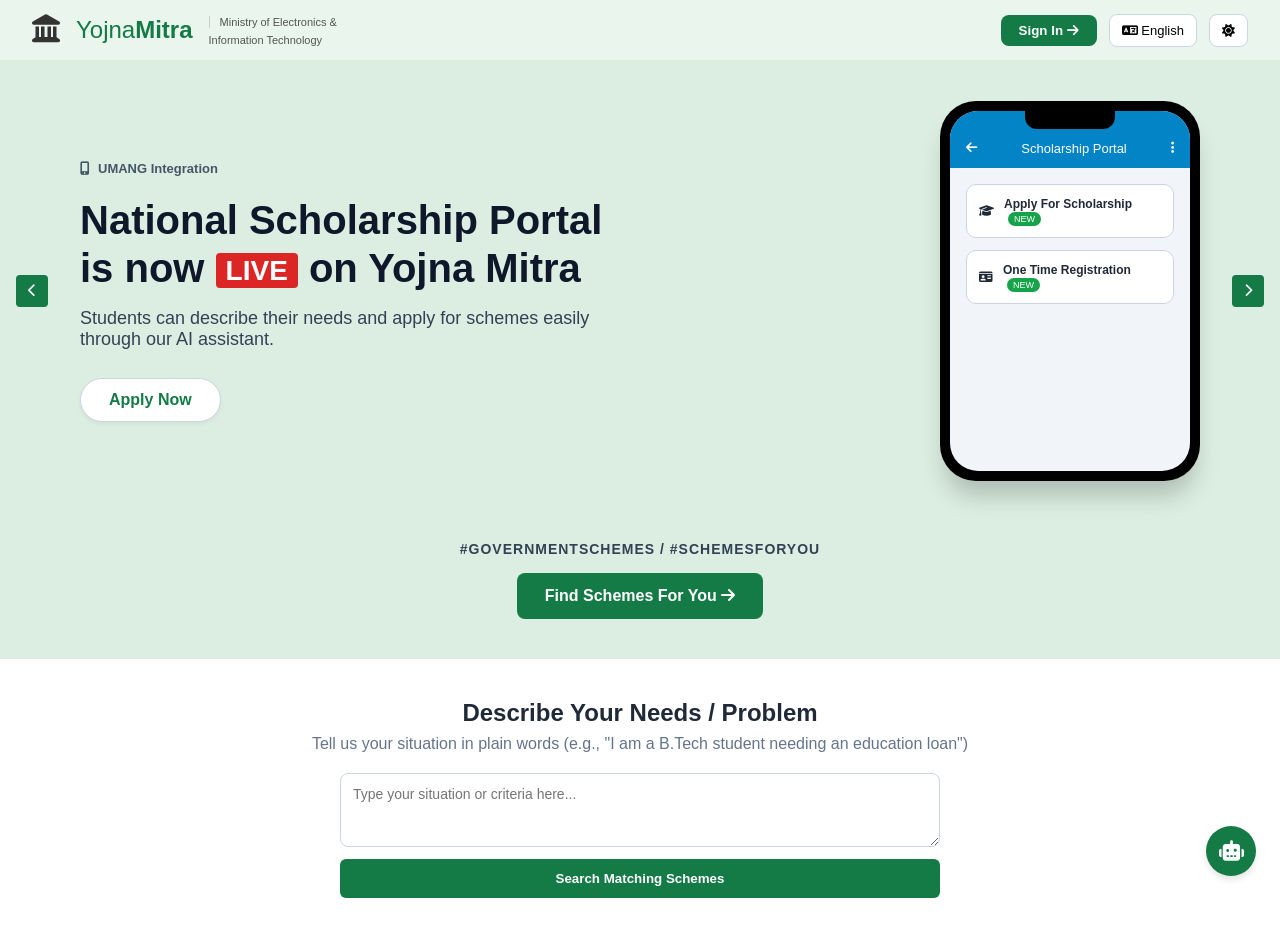
<file: index.html>
<!DOCTYPE html>
<html lang="en">
<head>
  <meta charset="UTF-8" />
  <meta name="viewport" content="width=device-width, initial-scale=1.0" />
  <title>Yojna Mitra - Government Scheme Portal</title>
  <link rel="stylesheet" href="style.css" />
  <!-- Font Awesome for icons -->
  <link rel="stylesheet" href="https://cdnjs.cloudflare.com/ajax/libs/font-awesome/6.4.0/css/all.min.css" />
    
</head>
<script type="text/javascript">
  function googleTranslateElementInit() {
    new google.translate.TranslateElement({
      pageLanguage: 'en',
      includedLanguages: 'hi,ta,te,bn,gu,mr,kn,ml,pa,or,ur,en',
      layout: google.translate.TranslateElement.InlineLayout.SIMPLE
    }, 'google_translate_element');
  }
</script>
<script type="text/javascript" src="//translate.google.com/translate_a/element.js?cb=googleTranslateElementInit"></script>
<body>

  <!-- Top Navigation Bar -->
  <header class="navbar">
    <div class="nav-left">
      <div class="emblem">
        <i class="fa-solid fa-landmark"></i>
      </div>
      <div class="brand-name">
        <span>Yojna<b>Mitra</b></span>
      </div>
      <div class="gov-logos">
        <span class="sub-text">Ministry of Electronics & <br>Information Technology</span>
      </div>
    </div>
<div id="google_translate_element"></div>
    <div class="nav-right">
      <a href="signin.html">
        <button class="btn-signin" >Sign In <i class="fa-solid fa-arrow-right"></i></button>
      </a>
      <button class="btn-lang"><i class="fa-solid fa-language"></i> English</button>
      <button class="btn-theme" id="themeToggle"><i class="fa-solid fa-sun"></i></button>
    </div>
    
  </header>

  <!-- Hero Section -->
  <main class="hero-container">
    <button class="carousel-arrow left-arrow" id="prevBtn"><i class="fa-solid fa-chevron-left"></i></button>

    <div class="hero-content">
      <!-- Left Hero Banner -->
      <div class="hero-left">
        <div class="partner-logo">
          <i class="fa-solid fa-mobile-screen-button"></i> <span>UMANG Integration</span>
        </div>
        <h1 class="hero-title">
          National Scholarship Portal <br />
          is now <span class="badge-live">LIVE</span> on Yojna Mitra
        </h1>
        <p class="hero-subtitle">
          Students can describe their needs and apply for schemes easily through our AI assistant.
        </p>
        <button class="btn-apply" id="applyNowBtn">Apply Now</button>
      </div>

      <!-- Right Mockup Visual -->
      <div class="hero-right">
        <div class="phone-frame">
          <div class="phone-notch"></div>
          <div class="phone-screen">
            <div class="phone-header">
              <i class="fa-solid fa-arrow-left"></i>
              <span>Scholarship Portal</span>
              <i class="fa-solid fa-ellipsis-vertical"></i>
            </div>
            <div class="phone-body">
              <div class="phone-card">
                <i class="fa-solid fa-graduation-cap"></i>
                <div>
                  <strong>Apply For Scholarship</strong>
                  <span class="badge-new">NEW</span>
                </div>
              </div>
              <div class="phone-card">
                <i class="fa-solid fa-id-card"></i>
                <div>
                  <strong>One Time Registration</strong>
                  <span class="badge-new">NEW</span>
                </div>
              </div>
            </div>
          </div>
        </div>
      </div>
    </div>

    <button class="carousel-arrow right-arrow" id="nextBtn"><i class="fa-solid fa-chevron-right"></i></button>
  </main>

  <!-- CTA Banner Section -->
  <section class="cta-section">
    <div class="hashtags">#GOVERNMENTSCHEMES / #SCHEMESFORYOU</div>
    <button class="btn-find-schemes" id="findSchemesBtn">
      Find Schemes For You <i class="fa-solid fa-arrow-right"></i>
    </button>
  </section>

  <!-- Problem Input & Demographic Search Modal/Section -->
  <section class="ai-problem-section" id="problemSection">
    <div class="container">
      <h2>Describe Your Needs / Problem</h2>
      <p>Tell us your situation in plain words (e.g., "I am a B.Tech student needing an education loan")</p>
      
      <div class="problem-box">
        <textarea id="problemInput" rows="3" placeholder="Type your situation or criteria here..."></textarea>
        <button id="submitProblemBtn" class="btn-submit-problem">Search Matching Schemes</button>
      </div>
    </div>
  </section>

  <!-- Sticky Floating Help Widget -->
  <div class="floating-widget" id="helpWidget">
    <i class="fa-solid fa-robot"></i>
  </div>

  <script src="script.js"></script>
</body>
</html>
</file>
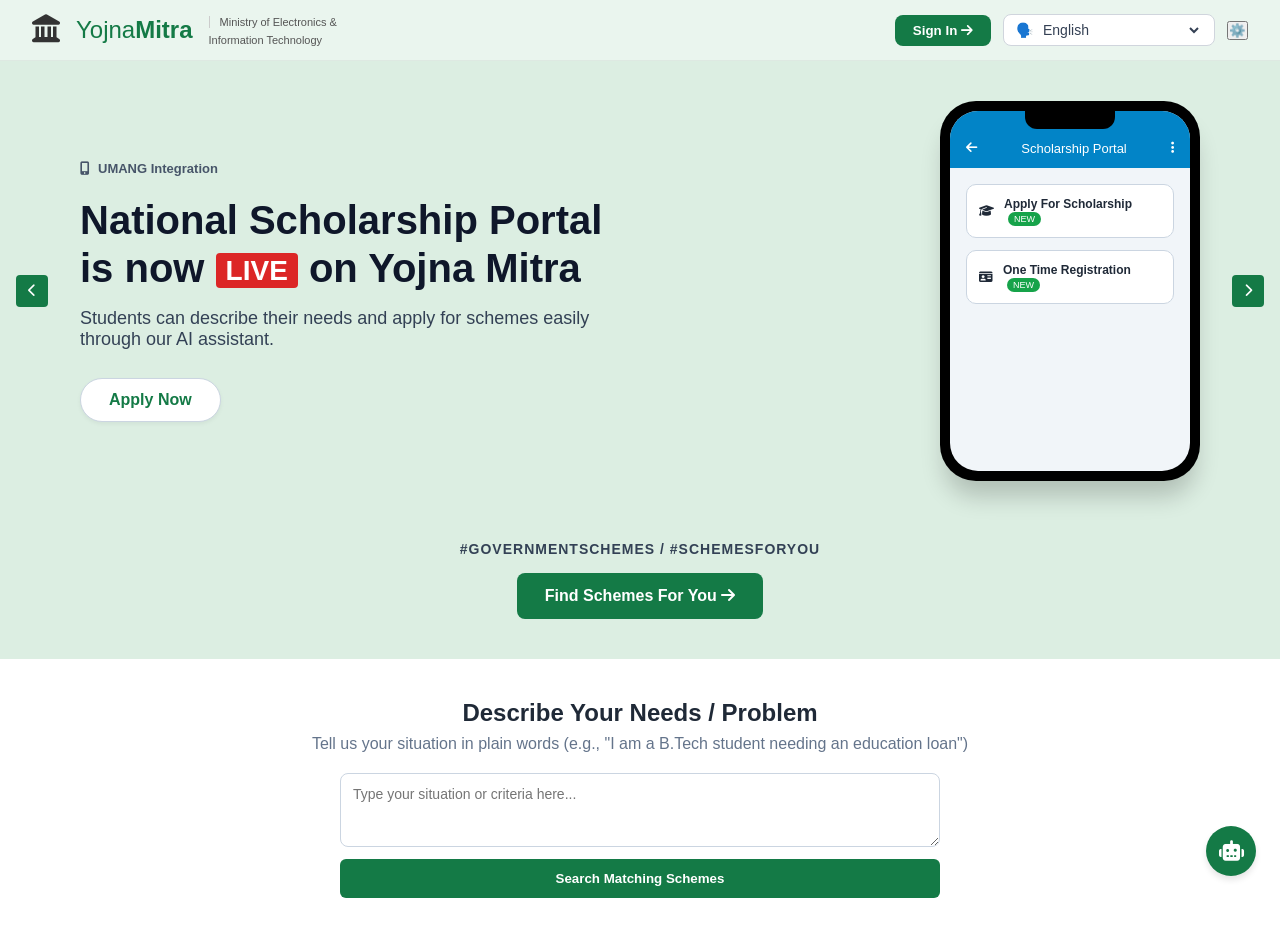
<file: frontend/index.html>
<!DOCTYPE html>
<html lang="en">
<head>
  <meta charset="UTF-8" />
  <meta name="viewport" content="width=device-width, initial-scale=1.0" />
  <title>Yojna Mitra - Government Scheme Portal</title>
  <link rel="stylesheet" href="style.css" />
  <!-- Font Awesome for icons -->
  <link rel="stylesheet" href="https://cdnjs.cloudflare.com/ajax/libs/font-awesome/6.4.0/css/all.min.css" />
    
</head>
<script type="text/javascript">
  function googleTranslateElementInit() {
    new google.translate.TranslateElement({
      pageLanguage: 'en',
      includedLanguages: 'hi,ta,te,bn,gu,mr,kn,ml,pa,or,ur,en',
      layout: google.translate.TranslateElement.InlineLayout.SIMPLE
    }, 'google_translate_element');
  }
</script>

<body>

  <!-- Top Navigation Bar -->
  <header class="navbar">
    <div class="nav-left">
      <div class="emblem">
        <i class="fa-solid fa-landmark"></i>
      </div>
      <div class="brand-name">
        <span>Yojna<b>Mitra</b></span>
      </div>
      <div class="gov-logos">
        <span class="sub-text">Ministry of Electronics & <br>Information Technology</span>
      </div>
    </div>

    <div class="nav-right">
      <a href="signin.html">
        <button class="btn-signin" >Sign In <i class="fa-solid fa-arrow-right"></i></button>
      </a>
     <!-- Language Selector Dropdown -->
    <div class="language-dropdown-wrapper">
      <span class="lang-icon">🗣️</span>
      <select id="customLangSelect" onchange="changeLanguage(this.value)">
        <option value="en">English</option>
        <option value="hi">हिंदी (Hindi)</option>
        <option value="ta">தமிழ் (Tamil)</option>
        <option value="te">తెలుగు (Telugu)</option>
        <option value="bn">বাংলা (Bengali)</option>
        <option value="mr">मराठी (Marathi)</option>
        <option value="gu">ગુજરાતી (Gujarati)</option>
        <option value="kn">ಕನ್ನಡ (Kannada)</option>
        <option value="ml">മലയാളം (Malayalam)</option>
        <option value="pa">ਪੰਜਾਬੀ (Punjabi)</option>
      </select>
    </div>

    <button class="btn-icon">⚙️</button>
  </div>
</div>

<!-- Load Google Translate API -->
<script type="text/javascript" src="//translate.google.com/translate_a/element.js?cb=googleTranslateElementInit"></script>
    
  </header>

  <!-- Hero Section -->
  <main class="hero-container">
    <button class="carousel-arrow left-arrow" id="prevBtn"><i class="fa-solid fa-chevron-left"></i></button>

    <div class="hero-content">
      <!-- Left Hero Banner -->
      <div class="hero-left">
        <div class="partner-logo">
          <i class="fa-solid fa-mobile-screen-button"></i> <span>UMANG Integration</span>
        </div>
        <h1 class="hero-title">
          National Scholarship Portal <br />
          is now <span class="badge-live">LIVE</span> on Yojna Mitra
        </h1>
        <p class="hero-subtitle">
          Students can describe their needs and apply for schemes easily through our AI assistant.
        </p>
        <button class="btn-apply" id="applyNowBtn">Apply Now</button>
      </div>

      <!-- Right Mockup Visual -->
      <div class="hero-right">
        <div class="phone-frame">
          <div class="phone-notch"></div>
          <div class="phone-screen">
            <div class="phone-header">
              <i class="fa-solid fa-arrow-left"></i>
              <span>Scholarship Portal</span>
              <i class="fa-solid fa-ellipsis-vertical"></i>
            </div>
            <div class="phone-body">
              <div class="phone-card">
                <i class="fa-solid fa-graduation-cap"></i>
                <div>
                  <strong>Apply For Scholarship</strong>
                  <span class="badge-new">NEW</span>
                </div>
              </div>
              <div class="phone-card">
                <i class="fa-solid fa-id-card"></i>
                <div>
                  <strong>One Time Registration</strong>
                  <span class="badge-new">NEW</span>
                </div>
              </div>
            </div>
          </div>
        </div>
      </div>
    </div>

    <button class="carousel-arrow right-arrow" id="nextBtn"><i class="fa-solid fa-chevron-right"></i></button>
  </main>

  <!-- CTA Banner Section -->
  <section class="cta-section">
    <div class="hashtags">#GOVERNMENTSCHEMES / #SCHEMESFORYOU</div>
    <button class="btn-find-schemes" id="findSchemesBtn">
      Find Schemes For You <i class="fa-solid fa-arrow-right"></i>
    </button>
  </section>

  <!-- Problem Input & Demographic Search Modal/Section -->
  <section class="ai-problem-section" id="problemSection">
    <div class="container">
      <h2>Describe Your Needs / Problem</h2>
      <p>Tell us your situation in plain words (e.g., "I am a B.Tech student needing an education loan")</p>
      
      <div class="problem-box">
        <textarea id="problemInput" rows="3" placeholder="Type your situation or criteria here..."></textarea>
        <button id="submitProblemBtn" class="btn-submit-problem">Search Matching Schemes</button>
        <div id="resultsContainer"></div>
      </div>
    </div>
  </section>

  <!-- Sticky Floating Help Widget -->
  <div class="floating-widget" id="helpWidget">
    <i class="fa-solid fa-robot"></i>
  </div>

  <script src="script.js"></script>
</body>
</html>
</file>
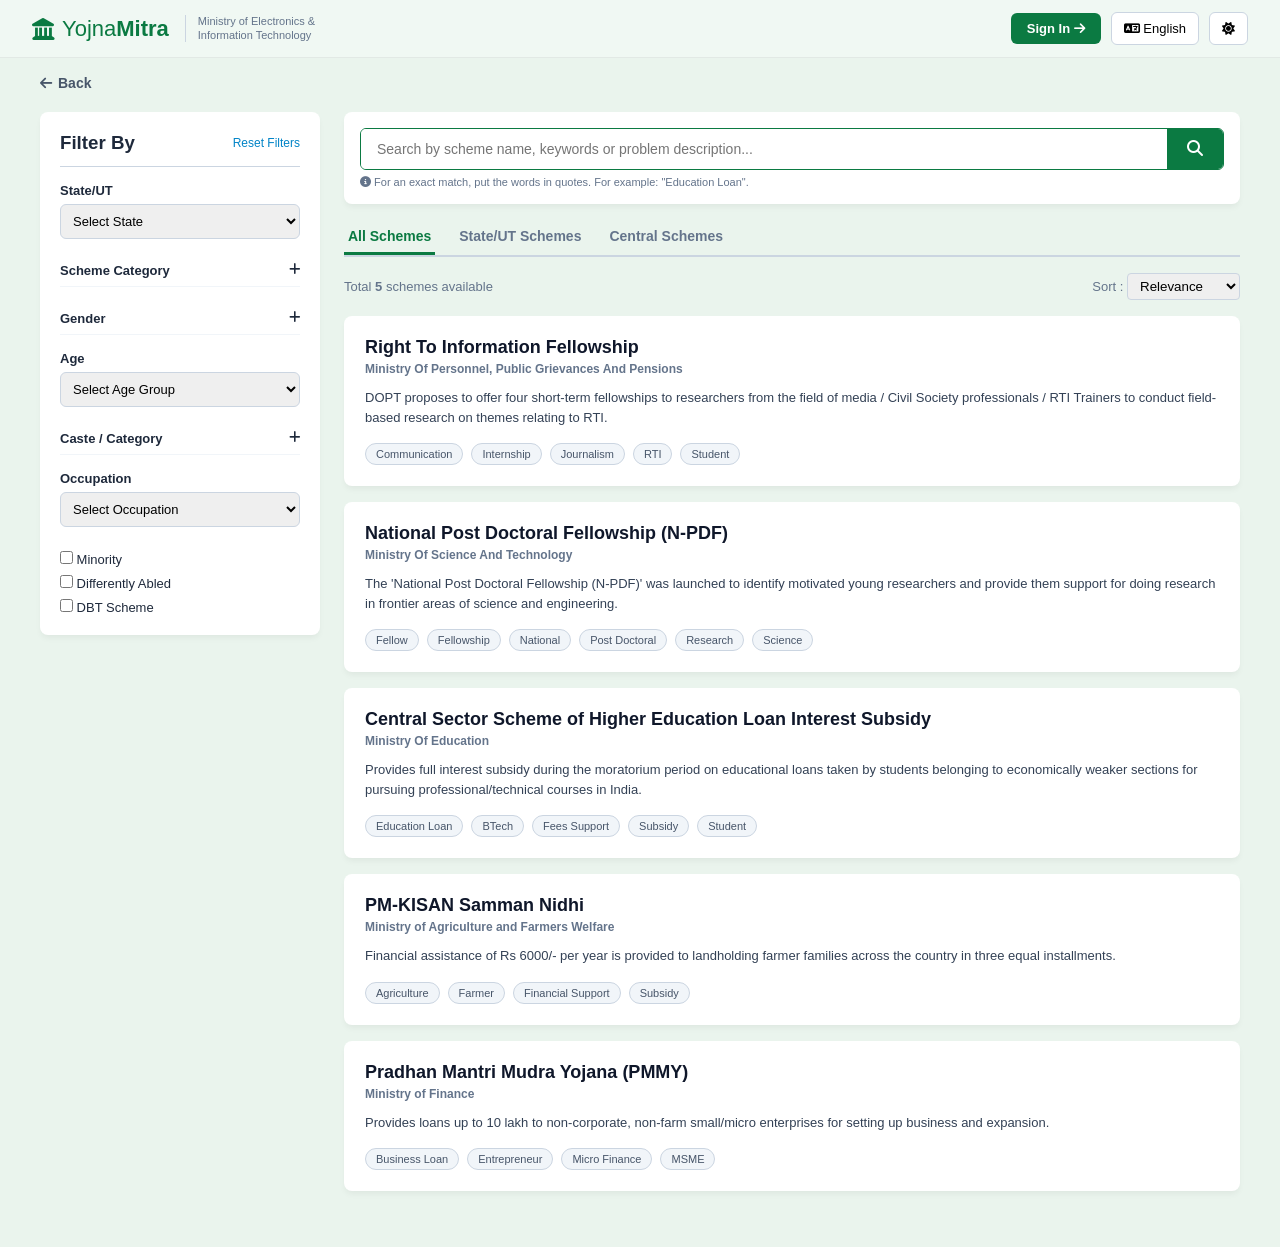
<file: search .html>
<!DOCTYPE html>
<html lang="en">
<head>
  <meta charset="UTF-8" />
  <meta name="viewport" content="width=device-width, initial-scale=1.0" />
  <title>Search Schemes - Yojna Mitra</title>
  <link rel="stylesheet" href="search.css" />
  <link rel="stylesheet" href="https://cdnjs.cloudflare.com/ajax/libs/font-awesome/6.4.0/css/all.min.css" />
</head>
<body>

  <!-- Top Navigation Bar -->
  <header class="navbar">
    <div class="nav-left">
      <a href="index.html" class="brand-logo">
        <i class="fa-solid fa-landmark"></i>
        <span>Yojna<b>Mitra</b></span>
      </a>
      <span class="gov-text">Ministry of Electronics & Information Technology</span>
    </div>

    <div class="nav-right">
      <button class="btn-signin">Sign In <i class="fa-solid fa-arrow-right"></i></button>
      <button class="btn-lang"><i class="fa-solid fa-language"></i> English</button>
      <button class="btn-theme" id="themeToggle"><i class="fa-solid fa-sun"></i></button>
    </div>
  </header>

  <!-- Back Link Bar -->
  <div class="sub-header">
    <a href="index.html" class="btn-back"><i class="fa-solid fa-arrow-left"></i> Back</a>
  </div>

  <!-- Main Search & Filter Container -->
  <div class="search-layout">
    
    <!-- Left Sidebar: Demographics & Filters -->
    <aside class="sidebar-filters">
      <div class="filter-header">
        <h3>Filter By</h3>
        <button class="btn-reset" id="resetFilters">Reset Filters</button>
      </div>

      <div class="filter-group">
        <label for="stateFilter">State/UT</label>
        <select id="stateFilter">
          <option value="all">Select State</option>
          <option value="delhi">Delhi</option>
          <option value="maharashtra">Maharashtra</option>
          <option value="karnataka">Karnataka</option>
          <option value="up">Uttar Pradesh</option>
        </select>
      </div>

      <div class="filter-group accordion">
        <span>Scheme Category</span>
        <i class="fa-solid fa-plus"></i>
      </div>

      <div class="filter-group accordion">
        <span>Gender</span>
        <i class="fa-solid fa-plus"></i>
      </div>

      <div class="filter-group">
        <label for="ageFilter">Age</label>
        <select id="ageFilter">
          <option value="all">Select Age Group</option>
          <option value="student">18 - 25 years</option>
          <option value="adult">26 - 45 years</option>
          <option value="senior">45+ years</option>
        </select>
      </div>

      <div class="filter-group accordion">
        <span>Caste / Category</span>
        <i class="fa-solid fa-plus"></i>
      </div>

      <div class="filter-group">
        <label for="occupationFilter">Occupation</label>
        <select id="occupationFilter">
          <option value="all">Select Occupation</option>
          <option value="student">Student</option>
          <option value="farmer">Farmer</option>
          <option value="business">Small Business / Entrepreneur</option>
          <option value="unemployed">Unemployed</option>
        </select>
      </div>

      <div class="filter-checkboxes">
        <label><input type="checkbox" id="minorityCheck"> Minority</label>
        <label><input type="checkbox" id="disabledCheck"> Differently Abled</label>
        <label><input type="checkbox" id="dbtCheck"> DBT Scheme</label>
      </div>
    </aside>

    <!-- Right Side: Results & Main Search -->
    <main class="results-content">
      
      <!-- Big Search Input Bar -->
      <div class="main-search-bar">
        <div class="search-input-wrapper">
          <input type="text" id="mainSearchInput" placeholder="Search by scheme name, keywords or problem description..." />
          <button id="mainSearchBtn"><i class="fa-solid fa-magnifying-glass"></i></button>
        </div>
        <small class="search-tip"><i class="fa-solid fa-circle-info"></i> For an exact match, put the words in quotes. For example: "Education Loan".</small>
      </div>

      <!-- Category Tabs -->
      <div class="tab-menu">
        <button class="tab-btn active" data-tab="all">All Schemes</button>
        <button class="tab-btn" data-tab="state">State/UT Schemes</button>
        <button class="tab-btn" data-tab="central">Central Schemes</button>
      </div>

      <!-- Results Count & Sort -->
      <div class="results-bar">
        <span id="schemeCount">Total <strong>0</strong> schemes available</span>
        <div class="sort-wrapper">
          <label for="sortSelect">Sort :</label>
          <select id="sortSelect">
            <option value="relevance">Relevance</option>
            <option value="newest">Newest First</option>
          </select>
        </div>
      </div>

      <!-- Dynamic Cards Container -->
      <div class="schemes-list" id="schemesList">
        <!-- Javascript populates cards here -->
      </div>
    </main>

  </div>

  <script src="search.js"></script>
</body>
</html>
</file>
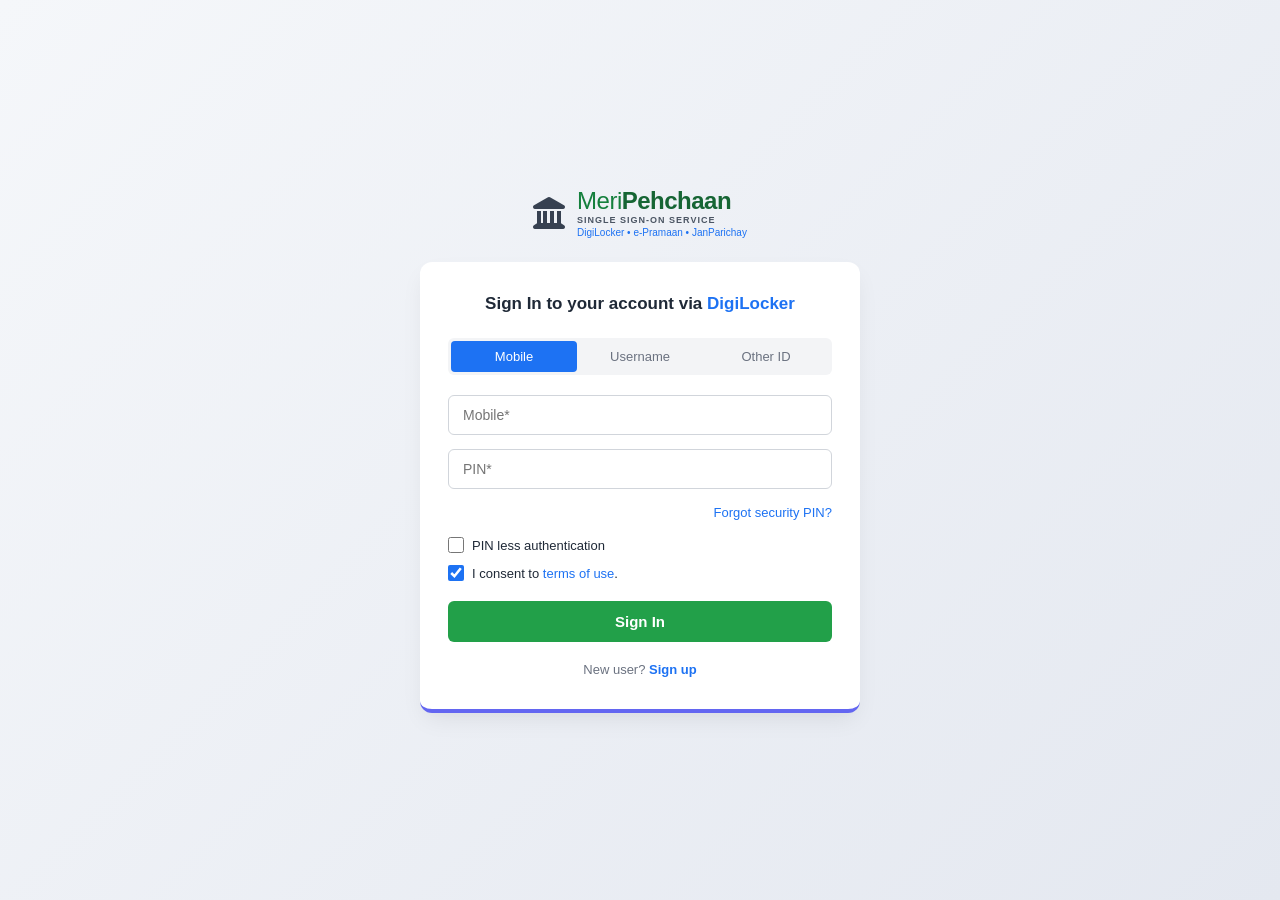
<file: signin.html>
<!DOCTYPE html>
<html lang="en">
<head>
  <meta charset="UTF-8" />
  <meta name="viewport" content="width=device-width, initial-scale=1.0" />
  <title>Sign In - Meri Pehchaan / Yojna Mitra</title>
  <link rel="stylesheet" href="signin.css" />
  <link rel="stylesheet" href="https://cdnjs.cloudflare.com/ajax/libs/font-awesome/6.4.0/css/all.min.css" />
</head>
<body>

  <div class="auth-wrapper">
    <!-- Top Branding Logo -->
    <div class="brand-header">
      <div class="logo-container">
        <i class="fa-solid fa-landmark emblem"></i>
        <div class="brand-text">
          <span class="title">Meri<b>Pehchaan</b></span>
          <span class="sub-title">SINGLE SIGN-ON SERVICE</span>
          <div class="sub-logos">
            <span>DigiLocker</span> • <span>e-Pramaan</span> • <span>JanParichay</span>
          </div>
        </div>
      </div>
    </div>

    <!-- Sign In Card -->
    <div class="auth-card">
      <h2>Sign In to your account via <span class="highlight">DigiLocker</span></h2>

      <!-- Tab Switcher -->
      <div class="tab-switcher">
        <button class="tab-btn active" data-type="mobile">Mobile</button>
        <button class="tab-btn" data-type="username">Username</button>
        <button class="tab-btn" data-type="other">Other ID</button>
      </div>

      <!-- Sign In Form -->
      <form id="signinForm">
        <!-- Main Input Field (Changes based on selected tab) -->
        <div class="input-group">
          <input type="text" id="mainIdentifier" placeholder="Mobile*" required />
        </div>

        <!-- PIN Input Field -->
        <div class="input-group">
          <input type="password" id="pinInput" placeholder="PIN*" maxlength="6" required />
        </div>

        <!-- Forgot PIN Link -->
        <div class="forgot-link-container">
          <a href="#" id="forgotPinBtn">Forgot security PIN?</a>
        </div>

        <!-- Options Checkboxes -->
        <div class="checkbox-group">
          <label>
            <input type="checkbox" id="pinlessAuth" />
            <span>PIN less authentication</span>
          </label>
        </div>

        <div class="checkbox-group">
          <label>
            <input type="checkbox" id="termsConsent" checked required />
            <span>I consent to <a href="#">terms of use</a>.</span>
          </label>
        </div>

        <!-- Submit Button -->
        <button type="submit" class="btn-signin">Sign In</button>
      </form>

      <!-- Footer Signup Link -->
      <div class="card-footer">
        New user? <a href="#" id="signUpLink">Sign up</a>
      </div>
    </div>
  </div>

  <script src="signin.js"></script>
</body>
</html>
</file>
<file: style.css>
:root {
  --primary-color: #147a46;
  --primary-hover: #0f5c35;
  --bg-color: #dceee2;
  --text-dark: #1f2937;
  --white: #ffffff;
  --card-bg: #ffffff;
  --badge-live: #dc2626;
  --border-color: #cbd5e1;
}

* {
  box-sizing: border-box;
  margin: 0;
  padding: 0;
  font-family: 'Segoe UI', Tahoma, Geneva, Verdana, sans-serif;
}

body {
  background-color: var(--bg-color);
  color: var(--text-dark);
  overflow-x: hidden;
}

/* Header Styles */
.navbar {
  display: flex;
  justify-content: space-between;
  align-items: center;
  padding: 12px 32px;
  background-color: #eaf5ee;
  border-bottom: 1px solid rgba(0, 0, 0, 0.05);
}

.nav-left {
  display: flex;
  align-items: center;
  gap: 16px;
}

.emblem {
  font-size: 28px;
  color: #333;
}

.brand-name {
  font-size: 24px;
  color: var(--primary-color);
}

.sub-text {
  font-size: 11px;
  color: #555;
  line-height: 1.2;
  border-left: 1px solid #ccc;
  padding-left: 10px;
}

.nav-right {
  display: flex;
  align-items: center;
  gap: 12px;
}


.btn-signin {
  background-color: var(--primary-color);
  color: var(--white);
  border: none;
  padding: 8px 18px;
  border-radius: 8px;
  font-weight: 600;
  cursor: pointer;
}

.btn-signin:hover {
  background-color: var(--primary-hover);
}

.btn-lang, .btn-theme {
  background: var(--white);
  border: 1px solid var(--border-color);
  padding: 8px 12px;
  border-radius: 8px;
  cursor: pointer;
  font-size: 13px;
}

/* Hero Section */
.hero-container {
  position: relative;
  display: flex;
  align-items: center;
  justify-content: space-between;
  padding: 40px 80px;
  min-height: 450px;
}

.carousel-arrow {
  position: absolute;
  top: 50%;
  transform: translateY(-50%);
  background-color: var(--primary-color);
  color: var(--white);
  border: none;
  width: 32px;
  height: 32px;
  border-radius: 4px;
  cursor: pointer;
  display: flex;
  align-items: center;
  justify-content: center;
}

.left-arrow { left: 16px; }
.right-arrow { right: 16px; }

.hero-content {
  display: flex;
  width: 100%;
  justify-content: space-between;
  align-items: center;
}

.hero-left {
  max-width: 50%;
}

.partner-logo {
  display: flex;
  align-items: center;
  gap: 8px;
  font-size: 13px;
  font-weight: 600;
  color: #475569;
  margin-bottom: 20px;
}

.hero-title {
  font-size: 40px;
  line-height: 1.2;
  color: #0f172a;
  margin-bottom: 16px;
  font-weight: 700;
}

.badge-live {
  background-color: var(--badge-live);
  color: var(--white);
  padding: 2px 10px;
  border-radius: 4px;
  font-size: 28px;
  vertical-align: middle;
}

.hero-subtitle {
  font-size: 18px;
  color: #334155;
  margin-bottom: 28px;
}

.btn-apply {
  background-color: var(--white);
  color: var(--primary-color);
  border: 1px solid var(--border-color);
  padding: 12px 28px;
  border-radius: 24px;
  font-size: 16px;
  font-weight: 700;
  cursor: pointer;
  box-shadow: 0 2px 4px rgba(0,0,0,0.05);
}

.btn-apply:hover {
  background-color: #f8fafc;
}

/* Phone Mockup */
.hero-right {
  display: flex;
  justify-content: center;
}

.phone-frame {
  width: 260px;
  height: 380px;
  background: #000;
  border-radius: 36px;
  padding: 10px;
  box-shadow: 0 20px 25px -5px rgba(0, 0, 0, 0.2);
  position: relative;
}

.phone-notch {
  width: 90px;
  height: 18px;
  background: #000;
  border-bottom-left-radius: 12px;
  border-bottom-right-radius: 12px;
  margin: 0 auto;
  position: absolute;
  top: 10px;
  left: 50%;
  transform: translateX(-50%);
  z-index: 10;
}

.phone-screen {
  background: #f1f5f9;
  height: 100%;
  border-radius: 28px;
  overflow: hidden;
  display: flex;
  flex-direction: column;
}

.phone-header {
  background: #0284c7;
  color: var(--white);
  padding: 30px 16px 12px;
  display: flex;
  justify-content: space-between;
  font-size: 13px;
}

.phone-body {
  padding: 16px;
  display: flex;
  flex-direction: column;
  gap: 12px;
}

.phone-card {
  background: var(--white);
  padding: 12px;
  border-radius: 10px;
  display: flex;
  align-items: center;
  gap: 10px;
  font-size: 12px;
  border: 1px solid var(--border-color);
}

.badge-new {
  background: #16a34a;
  color: var(--white);
  font-size: 9px;
  padding: 2px 6px;
  border-radius: 10px;
  margin-left: 4px;
}

/* CTA Section */
.cta-section {
  text-align: center;
  padding: 20px 0 40px;
}

.hashtags {
  font-size: 14px;
  letter-spacing: 1px;
  font-weight: 700;
  color: #334155;
  margin-bottom: 16px;
}

.btn-find-schemes {
  background-color: var(--primary-color);
  color: var(--white);
  border: none;
  padding: 14px 28px;
  border-radius: 8px;
  font-size: 16px;
  font-weight: 700;
  cursor: pointer;
}

.btn-find-schemes:hover {
  background-color: var(--primary-hover);
}

/* Problem Section */
.ai-problem-section {
  background: var(--white);
  padding: 40px 20px;
  text-align: center;
}

.ai-problem-section h2 {
  font-size: 24px;
  margin-bottom: 8px;
}

.ai-problem-section p {
  color: #64748b;
  margin-bottom: 20px;
}

.problem-box {
  max-width: 600px;
  margin: 0 auto;
  display: flex;
  flex-direction: column;
  gap: 12px;
}

.problem-box textarea {
  width: 100%;
  padding: 12px;
  border-radius: 8px;
  border: 1px solid var(--border-color);
  font-size: 14px;
  resize: vertical;
}

.btn-submit-problem {
  background-color: var(--primary-color);
  color: var(--white);
  border: none;
  padding: 12px;
  border-radius: 6px;
  font-weight: 600;
  cursor: pointer;
}

/* Floating Widget */
.floating-widget {
  position: fixed;
  bottom: 24px;
  right: 24px;
  background-color: var(--primary-color);
  color: var(--white);
  width: 50px;
  height: 50px;
  border-radius: 50%;
  display: flex;
  align-items: center;
  justify-content: center;
  font-size: 20px;
  cursor: pointer;
  box-shadow: 0 4px 6px rgba(0,0,0,0.1);
}
</file>
<file: frontend/style.css>
:root {
  --primary-color: #147a46;
  --primary-hover: #0f5c35;
  --bg-color: #dceee2;
  --text-dark: #1f2937;
  --white: #ffffff;
  --card-bg: #ffffff;
  --badge-live: #dc2626;
  --border-color: #cbd5e1;
}

* {
  box-sizing: border-box;
  margin: 0;
  padding: 0;
  font-family: 'Segoe UI', Tahoma, Geneva, Verdana, sans-serif;
}

body {
  background-color: var(--bg-color);
  color: var(--text-dark);
  overflow-x: hidden;
}

/* Header Styles */
.navbar {
  display: flex;
  justify-content: space-between;
  align-items: center;
  padding: 12px 32px;
  background-color: #eaf5ee;
  border-bottom: 1px solid rgba(0, 0, 0, 0.05);
}
/* Hide default Google Translate widget and top banner */
#google_translate_element,
.goog-te-banner-frame,
.skiptranslate,
#goog-gt-tt {
  display: none !important;
}

body {
  top: 0px !important;
}

/* Custom Nav Dropdown Styling */
.language-dropdown-wrapper {
  display: flex;
  align-items: center;
  gap: 6px;
  background: #ffffff;
  border: 1px solid #d0d5dd;
  border-radius: 8px;
  padding: 6px 12px;
  transition: all 0.2s ease;
}

.language-dropdown-wrapper:hover {
  border-color: #2d7a4c;
  background-color: #f9fafb;
}

.lang-icon {
  font-size: 14px;
}

#customLangSelect {
  border: none;
  background: transparent;
  font-size: 14px;
  font-weight: 500;
  color: #344054;
  outline: none;
  cursor: pointer;
  padding-right: 4px;
}

.nav-left {
  display: flex;
  align-items: center;
  gap: 16px;
}

.emblem {
  font-size: 28px;
  color: #333;
}

.brand-name {
  font-size: 24px;
  color: var(--primary-color);
}

.sub-text {
  font-size: 11px;
  color: #555;
  line-height: 1.2;
  border-left: 1px solid #ccc;
  padding-left: 10px;
}

.nav-right {
  display: flex;
  align-items: center;
  gap: 12px;
}


.btn-signin {
  background-color: var(--primary-color);
  color: var(--white);
  border: none;
  padding: 8px 18px;
  border-radius: 8px;
  font-weight: 600;
  cursor: pointer;
}

.btn-signin:hover {
  background-color: var(--primary-hover);
}

.btn-lang, .btn-theme {
  background: var(--white);
  border: 1px solid var(--border-color);
  padding: 8px 12px;
  border-radius: 8px;
  cursor: pointer;
  font-size: 13px;
}

/* Hero Section */
.hero-container {
  position: relative;
  display: flex;
  align-items: center;
  justify-content: space-between;
  padding: 40px 80px;
  min-height: 450px;
}

.carousel-arrow {
  position: absolute;
  top: 50%;
  transform: translateY(-50%);
  background-color: var(--primary-color);
  color: var(--white);
  border: none;
  width: 32px;
  height: 32px;
  border-radius: 4px;
  cursor: pointer;
  display: flex;
  align-items: center;
  justify-content: center;
}

.left-arrow { left: 16px; }
.right-arrow { right: 16px; }

.hero-content {
  display: flex;
  width: 100%;
  justify-content: space-between;
  align-items: center;
}

.hero-left {
  max-width: 50%;
}

.partner-logo {
  display: flex;
  align-items: center;
  gap: 8px;
  font-size: 13px;
  font-weight: 600;
  color: #475569;
  margin-bottom: 20px;
}

.hero-title {
  font-size: 40px;
  line-height: 1.2;
  color: #0f172a;
  margin-bottom: 16px;
  font-weight: 700;
}

.badge-live {
  background-color: var(--badge-live);
  color: var(--white);
  padding: 2px 10px;
  border-radius: 4px;
  font-size: 28px;
  vertical-align: middle;
}

.hero-subtitle {
  font-size: 18px;
  color: #334155;
  margin-bottom: 28px;
}

.btn-apply {
  background-color: var(--white);
  color: var(--primary-color);
  border: 1px solid var(--border-color);
  padding: 12px 28px;
  border-radius: 24px;
  font-size: 16px;
  font-weight: 700;
  cursor: pointer;
  box-shadow: 0 2px 4px rgba(0,0,0,0.05);
}

.btn-apply:hover {
  background-color: #f8fafc;
}

/* Phone Mockup */
.hero-right {
  display: flex;
  justify-content: center;
}

.phone-frame {
  width: 260px;
  height: 380px;
  background: #000;
  border-radius: 36px;
  padding: 10px;
  box-shadow: 0 20px 25px -5px rgba(0, 0, 0, 0.2);
  position: relative;
}

.phone-notch {
  width: 90px;
  height: 18px;
  background: #000;
  border-bottom-left-radius: 12px;
  border-bottom-right-radius: 12px;
  margin: 0 auto;
  position: absolute;
  top: 10px;
  left: 50%;
  transform: translateX(-50%);
  z-index: 10;
}

.phone-screen {
  background: #f1f5f9;
  height: 100%;
  border-radius: 28px;
  overflow: hidden;
  display: flex;
  flex-direction: column;
}

.phone-header {
  background: #0284c7;
  color: var(--white);
  padding: 30px 16px 12px;
  display: flex;
  justify-content: space-between;
  font-size: 13px;
}

.phone-body {
  padding: 16px;
  display: flex;
  flex-direction: column;
  gap: 12px;
}

.phone-card {
  background: var(--white);
  padding: 12px;
  border-radius: 10px;
  display: flex;
  align-items: center;
  gap: 10px;
  font-size: 12px;
  border: 1px solid var(--border-color);
}

.badge-new {
  background: #16a34a;
  color: var(--white);
  font-size: 9px;
  padding: 2px 6px;
  border-radius: 10px;
  margin-left: 4px;
}

/* CTA Section */
.cta-section {
  text-align: center;
  padding: 20px 0 40px;
}

.hashtags {
  font-size: 14px;
  letter-spacing: 1px;
  font-weight: 700;
  color: #334155;
  margin-bottom: 16px;
}

.btn-find-schemes {
  background-color: var(--primary-color);
  color: var(--white);
  border: none;
  padding: 14px 28px;
  border-radius: 8px;
  font-size: 16px;
  font-weight: 700;
  cursor: pointer;
}

.btn-find-schemes:hover {
  background-color: var(--primary-hover);
}

/* Problem Section */
.ai-problem-section {
  background: var(--white);
  padding: 40px 20px;
  text-align: center;
}

.ai-problem-section h2 {
  font-size: 24px;
  margin-bottom: 8px;
}

.ai-problem-section p {
  color: #64748b;
  margin-bottom: 20px;
}

.problem-box {
  max-width: 600px;
  margin: 0 auto;
  display: flex;
  flex-direction: column;
  gap: 12px;
}

.problem-box textarea {
  width: 100%;
  padding: 12px;
  border-radius: 8px;
  border: 1px solid var(--border-color);
  font-size: 14px;
  resize: vertical;
}

.btn-submit-problem {
  background-color: var(--primary-color);
  color: var(--white);
  border: none;
  padding: 12px;
  border-radius: 6px;
  font-weight: 600;
  cursor: pointer;
}

/* Floating Widget */
.floating-widget {
  position: fixed;
  bottom: 24px;
  right: 24px;
  background-color: var(--primary-color);
  color: var(--white);
  width: 50px;
  height: 50px;
  border-radius: 50%;
  display: flex;
  align-items: center;
  justify-content: center;
  font-size: 20px;
  cursor: pointer;
  box-shadow: 0 4px 6px rgba(0,0,0,0.1);
}
</file>
<file: search.css>
:root {
  --primary-color: #0b7a42;
  --primary-hover: #085e32;
  --bg-color: #eaf4ed;
  --white: #ffffff;
  --text-dark: #1e293b;
  --text-muted: #64748b;
  --border-color: #cbd5e1;
  --card-shadow: 0 4px 6px -1px rgba(0, 0, 0, 0.05);
}

* {
  box-sizing: border-box;
  margin: 0;
  padding: 0;
  font-family: 'Segoe UI', Tahoma, Geneva, Verdana, sans-serif;
}

body {
  background-color: var(--bg-color);
  color: var(--text-dark);
}

/* Navbar */
.navbar {
  display: flex;
  justify-content: space-between;
  align-items: center;
  padding: 12px 32px;
  background-color: #f0f8f3;
  border-bottom: 1px solid rgba(0, 0, 0, 0.06);
  position: sticky;
  top: 0;
  z-index: 100;
}

.nav-left {
  display: flex;
  align-items: center;
  gap: 16px;
}

.brand-logo {
  font-size: 22px;
  color: var(--primary-color);
  text-decoration: none;
  display: flex;
  align-items: center;
  gap: 8px;
}

.brand-logo b {
  font-weight: 800;
}

.gov-text {
  font-size: 11px;
  color: var(--text-muted);
  border-left: 1px solid var(--border-color);
  padding-left: 12px;
  max-width: 180px;
  line-height: 1.2;
}

.nav-right {
  display: flex;
  align-items: center;
  gap: 10px;
}

.btn-signin {
  background-color: var(--primary-color);
  color: var(--white);
  border: none;
  padding: 8px 16px;
  border-radius: 6px;
  font-weight: 600;
  cursor: pointer;
  font-size: 13px;
}

.btn-lang, .btn-theme {
  background: var(--white);
  border: 1px solid var(--border-color);
  padding: 8px 12px;
  border-radius: 6px;
  cursor: pointer;
  font-size: 13px;
}

/* Sub-header */
.sub-header {
  padding: 16px 40px 0;
}

.btn-back {
  background: transparent;
  text-decoration: none;
  color: #475569;
  font-size: 14px;
  font-weight: 600;
  display: inline-flex;
  align-items: center;
  gap: 6px;
}

/* Page Layout */
.search-layout {
  display: flex;
  padding: 20px 40px 40px;
  gap: 24px;
}

/* Sidebar Filters */
.sidebar-filters {
  width: 280px;
  background: var(--white);
  border-radius: 8px;
  padding: 20px;
  box-shadow: var(--card-shadow);
  display: flex;
  flex-direction: column;
  gap: 16px;
  height: fit-content;
}

.filter-header {
  display: flex;
  justify-content: space-between;
  align-items: center;
  border-bottom: 1px solid var(--border-color);
  padding-bottom: 12px;
}

.btn-reset {
  background: none;
  border: none;
  color: #0284c7;
  font-size: 12px;
  cursor: pointer;
}

.filter-group {
  display: flex;
  flex-direction: column;
  gap: 6px;
}

.filter-group label {
  font-size: 13px;
  font-weight: 600;
}

.filter-group select {
  padding: 8px;
  border: 1px solid var(--border-color);
  border-radius: 6px;
  font-size: 13px;
  outline: none;
}

.filter-group.accordion {
  flex-direction: row;
  justify-content: space-between;
  font-size: 13px;
  font-weight: 600;
  cursor: pointer;
  padding: 8px 0;
  border-bottom: 1px solid #f1f5f9;
}

.filter-checkboxes {
  display: flex;
  flex-direction: column;
  gap: 8px;
  font-size: 13px;
  margin-top: 8px;
}

/* Main Content Area */
.results-content {
  flex: 1;
  display: flex;
  flex-direction: column;
  gap: 16px;
}

.main-search-bar {
  background: var(--white);
  padding: 16px;
  border-radius: 8px;
  box-shadow: var(--card-shadow);
}

.search-input-wrapper {
  display: flex;
  border: 1px solid var(--primary-color);
  border-radius: 6px;
  overflow: hidden;
}

.search-input-wrapper input {
  flex: 1;
  padding: 12px 16px;
  border: none;
  outline: none;
  font-size: 14px;
}

.search-input-wrapper button {
  background-color: var(--primary-color);
  color: var(--white);
  border: none;
  padding: 0 20px;
  cursor: pointer;
  font-size: 16px;
}

.search-tip {
  display: block;
  font-size: 11px;
  color: var(--text-muted);
  margin-top: 6px;
}

/* Tab Menu */
.tab-menu {
  display: flex;
  gap: 20px;
  border-bottom: 2px solid var(--border-color);
}

.tab-btn {
  background: none;
  border: none;
  padding: 8px 4px;
  font-size: 14px;
  font-weight: 600;
  color: var(--text-muted);
  cursor: pointer;
  border-bottom: 3px solid transparent;
}

.tab-btn.active {
  color: var(--primary-color);
  border-bottom-color: var(--primary-color);
}

/* Results Count Bar */
.results-bar {
  display: flex;
  justify-content: space-between;
  align-items: center;
  font-size: 13px;
  color: var(--text-muted);
}

.sort-wrapper select {
  padding: 4px 8px;
  border: 1px solid var(--border-color);
  border-radius: 4px;
}

/* Scheme Result Card */
.scheme-card {
  background: var(--white);
  border-radius: 8px;
  padding: 20px;
  box-shadow: var(--card-shadow);
  margin-bottom: 16px;
  border: 1px solid transparent;
  transition: border-color 0.2s ease;
}

.scheme-card:hover {
  border-color: var(--primary-color);
}

.scheme-card h3 {
  font-size: 18px;
  color: #0f172a;
  margin-bottom: 4px;
}

.scheme-dept {
  font-size: 12px;
  color: var(--text-muted);
  margin-bottom: 12px;
  font-weight: 600;
}

.scheme-desc {
  font-size: 13px;
  color: #334155;
  line-height: 1.5;
  margin-bottom: 16px;
}

.scheme-tags {
  display: flex;
  gap: 8px;
  flex-wrap: wrap;
}

.tag {
  background: #f1f5f9;
  border: 1px solid var(--border-color);
  padding: 4px 10px;
  border-radius: 12px;
  font-size: 11px;
  color: #475569;
}
</file>
<file: signin.css>
:root {
  --primary-blue: #1d72f3;
  --primary-green: #22a049;
  --green-hover: #1b853c;
  --bg-gradient: linear-gradient(135deg, #f5f7fa 0%, #e4e8f0 100%);
  --text-dark: #1f2937;
  --text-muted: #6b7280;
  --border-color: #d1d5db;
  --white: #ffffff;
  --card-shadow: 0 10px 25px -5px rgba(0, 0, 0, 0.08), 0 8px 10px -6px rgba(0, 0, 0, 0.01);
}

* {
  box-sizing: border-box;
  margin: 0;
  padding: 0;
  font-family: -apple-system, BlinkMacSystemFont, "Segoe UI", Roboto, Helvetica, Arial, sans-serif;
}

body {
  background: var(--bg-gradient);
  min-height: 100vh;
  display: flex;
  align-items: center;
  justify-content: center;
  padding: 20px;
}

.auth-wrapper {
  width: 100%;
  max-width: 440px;
  display: flex;
  flex-direction: column;
  align-items: center;
}

/* Header Branding */
.brand-header {
  margin-bottom: 24px;
  text-align: center;
}

.logo-container {
  display: flex;
  align-items: center;
  justify-content: center;
  gap: 12px;
}

.emblem {
  font-size: 32px;
  color: #374151;
}

.brand-text {
  display: flex;
  flex-direction: column;
  align-items: flex-start;
}

.brand-text .title {
  font-size: 24px;
  color: #15803d;
  letter-spacing: -0.5px;
}

.brand-text .title b {
  color: #166534;
}

.brand-text .sub-title {
  font-size: 9px;
  font-weight: 700;
  letter-spacing: 1px;
  color: #4b5563;
}

.sub-logos {
  font-size: 10px;
  color: var(--primary-blue);
  margin-top: 2px;
}

/* Auth Card */
.auth-card {
  background: var(--white);
  border-radius: 12px;
  padding: 32px 28px;
  width: 100%;
  box-shadow: var(--card-shadow);
  border-bottom: 4px solid #6366f1;
}

.auth-card h2 {
  font-size: 17px;
  font-weight: 600;
  color: var(--text-dark);
  margin-bottom: 24px;
  text-align: center;
}

.auth-card h2 .highlight {
  color: var(--primary-blue);
}

/* Tabs */
.tab-switcher {
  display: flex;
  background-color: #f3f4f6;
  border-radius: 6px;
  padding: 3px;
  margin-bottom: 20px;
}

.tab-btn {
  flex: 1;
  background: transparent;
  border: none;
  padding: 8px 0;
  font-size: 13px;
  color: var(--text-muted);
  cursor: pointer;
  border-radius: 4px;
  transition: all 0.2s ease;
}

.tab-btn.active {
  background: var(--primary-blue);
  color: var(--white);
  font-weight: 500;
}

/* Form Inputs */
.input-group {
  margin-bottom: 14px;
}

.input-group input {
  width: 100%;
  padding: 11px 14px;
  border: 1px solid var(--border-color);
  border-radius: 6px;
  font-size: 14px;
  outline: none;
  transition: border-color 0.2s;
}

.input-group input:focus {
  border-color: var(--primary-blue);
}

.forgot-link-container {
  text-align: right;
  margin-bottom: 16px;
}

.forgot-link-container a {
  font-size: 13px;
  color: var(--primary-blue);
  text-decoration: none;
}

.forgot-link-container a:hover {
  text-decoration: underline;
}

/* Checkboxes */
.checkbox-group {
  margin-bottom: 12px;
}

.checkbox-group label {
  display: flex;
  align-items: center;
  gap: 8px;
  font-size: 13px;
  color: var(--text-dark);
  cursor: pointer;
}

.checkbox-group input[type="checkbox"] {
  width: 16px;
  height: 16px;
  accent-color: var(--primary-blue);
  cursor: pointer;
}

.checkbox-group a {
  color: var(--primary-blue);
  text-decoration: none;
}

/* Submit Button */
.btn-signin {
  width: 100%;
  background-color: var(--primary-green);
  color: var(--white);
  border: none;
  padding: 12px;
  border-radius: 6px;
  font-size: 15px;
  font-weight: 600;
  cursor: pointer;
  margin-top: 8px;
  transition: background-color 0.2s;
}

.btn-signin:hover {
  background-color: var(--green-hover);
}

/* Card Footer */
.card-footer {
  text-align: center;
  margin-top: 20px;
  font-size: 13px;
  color: var(--text-muted);
}

.card-footer a {
  color: var(--primary-blue);
  text-decoration: none;
  font-weight: 600;
}

.card-footer a:hover {
  text-decoration: underline;
}
</file>
